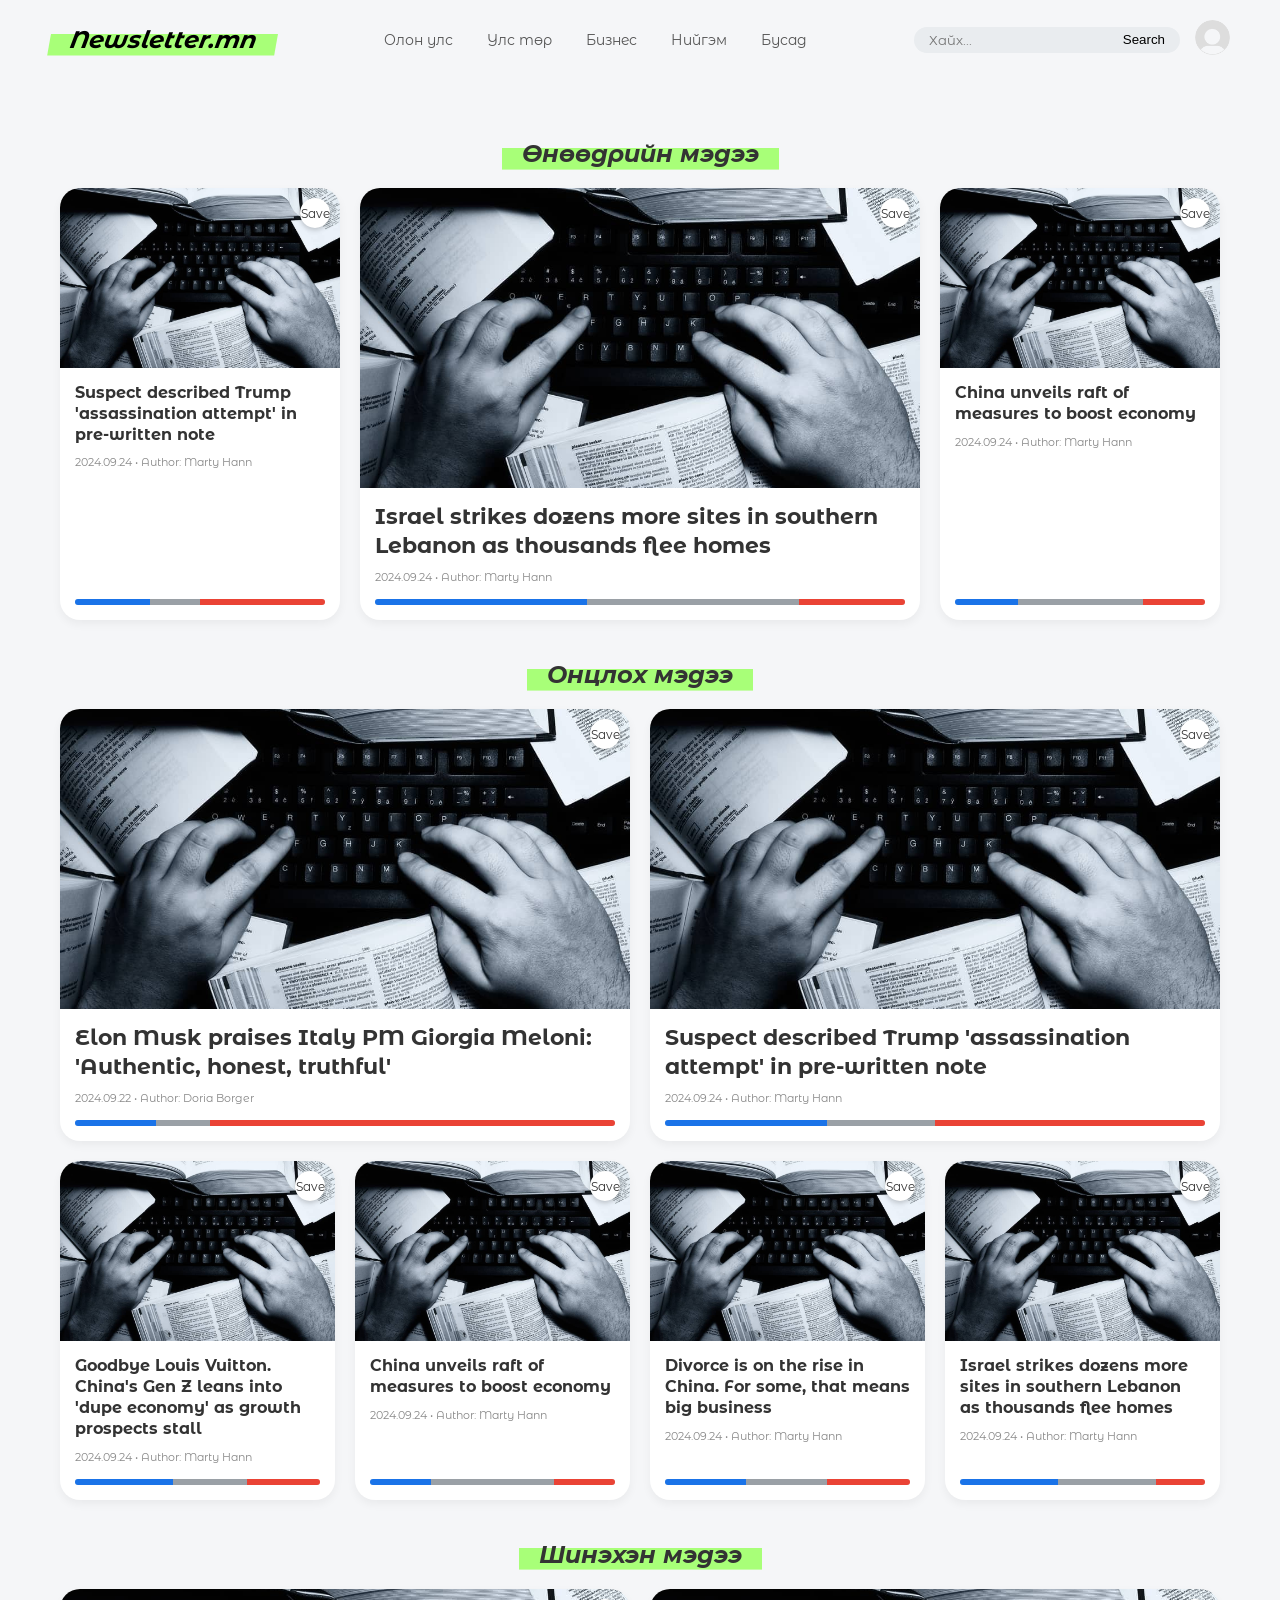
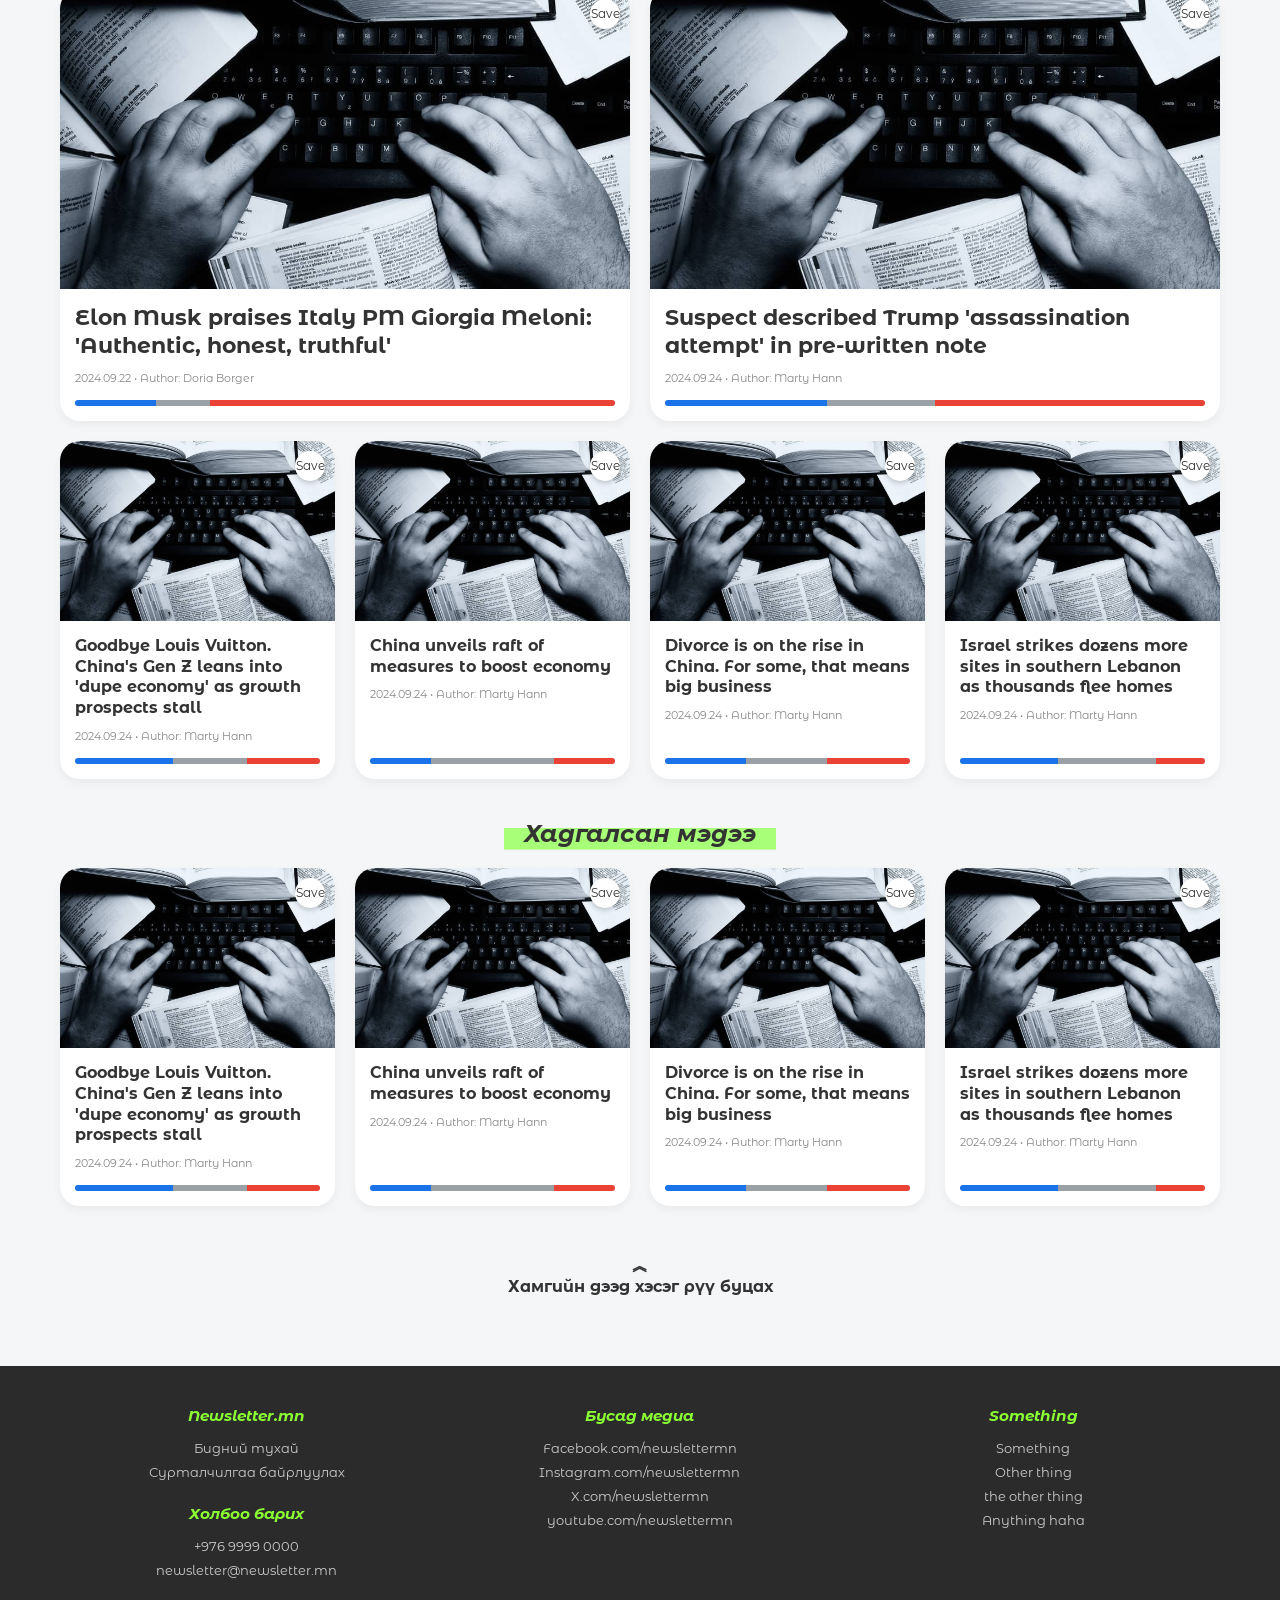
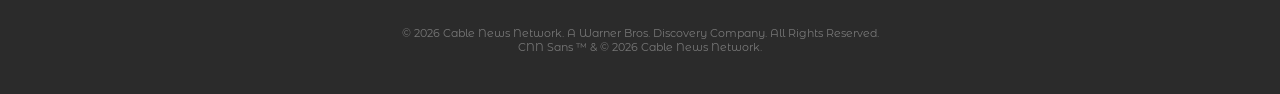
<file: main/index.html>
<!DOCTYPE html>
<html lang="mn">
<head>
    <meta charset="UTF-8">
    <meta name="viewport" content="width=device-width, initial-scale=1.0">
    <title>Newsletter.mn</title>
    <link rel="stylesheet" href="style.css">
    <link href="https://fonts.googleapis.com/css2?family=Montserrat+Alternates:ital,wght@0,400;0,600;0,700;1,700&display=swap" rel="stylesheet">
</head>


<body>
    <header>
        <a class="logo" href="../main/index.html">Newsletter.mn</a>
        <nav>
            <a href="#">Олон улс</a>
            <a href="#">Улс төр</a>
            <a href="#">Бизнес</a>
            <a href="#">Нийгэм</a>
            <a href="#">Бусад</a>
        </nav>
        <div class="header-right">
            <div class="search-bar">
                <input type="text" placeholder="Хайх...">
                <button>Search</button>
            </div>
            <div class="profile-pic">
                <img src="avatar.png" alt="Profile" onclick="window.location.href='../profile.html'">
            </div>
        </div>
    </header>

    <main>
        <!--todays News -->
        <section class="news-section">
            <h2 class="section-title"><span class="highlight">Өнөөдрийн мэдээ</span></h2>
            <div class="grid-today" id="today-news-container">
                
            </div>
        </section>

        <!--featured -->
        <section class="news-section">
            <h2 class="section-title"><span class="highlight">Онцлох мэдээ</span></h2>
            <div class="grid-featured-top" id="featured-top-container"></div>
            <div class="grid-4-cols" id="featured-bottom-container"></div>
        </section>

        <!--news News -->
        <section class="news-section">
            <h2 class="section-title"><span class="highlight">Шинэхэн мэдээ</span></h2>
            <div class="grid-featured-top" id="latest-top-container"></div>
            <div class="grid-4-cols" id="latest-bottom-container"></div>
        </section>

        <!--saved News -->
        <section class="news-section">
            <h2 class="section-title"><span class="highlight">Хадгалсан мэдээ</span></h2>
            <div class="grid-4-cols" id="saved-news-container"></div>
        </section>
        
        <div class="scroll-top" onclick="window.scrollTo({top: 0, behavior: 'smooth'});">
            <h2><span class="">︽<br>Хамгийн дээд хэсэг рүү буцах</span></h2>
        </div>
    </main>

    <footer>
        <div class="footer-columns">
            <div class="col">
                <h3>Newsletter.mn</h3>
                <p>Бидний тухай</p>
                <p>Сурталчилгаа байрлуулах</p>
                <br>
                <h3>Холбоо барих</h3>
                <p>+976 9999 0000</p>
                <p>newsletter@newsletter.mn</p>
            </div>
            <div class="col">
                <h3>Бусад медиа</h3>
                <p>Facebook.com/newslettermn</p>
                <p>Instagram.com/newslettermn</p>
                <p>X.com/newslettermn</p>
                <p>youtube.com/newslettermn</p>
            </div>
            <div class="col">
                <h3>Something</h3>
                <p>Something</p>
                <p>Other thing</p>
                <p>the other thing</p>
                <p>Anything haha</p>
            </div>
        </div>
        <div class="copyright">
            <p>© 2026 Cable News Network. A Warner Bros. Discovery Company. All Rights Reserved.</p>
            <p>CNN Sans ™ & © 2026 Cable News Network.</p>
        </div>
    </footer>

    <script src="script.js"></script>
</body>
</html>
</file>
<file: main/style.css>
/* General Setup */
* {
    box-sizing: border-box;
    margin: 0;
    padding: 0;
}

body {
    font-family: 'Montserrat Alternates', sans-serif;
    background-color: #f5f6f8;
    color: #333;
}

/* Header */
header {
    display: flex;
    justify-content: space-between;
    align-items: center;
    padding: 20px 50px;
    background-color: #f5f6f8;
}

.logo, .logo:visited, .logo:hover, .logo:active {
    text-decoration: none;
    background-image: linear-gradient(to right, #a8ff78, #a8ff78);
    background-repeat: no-repeat;
    background-size: 100% 0.9em;
    background-position: 0 80%;
    padding: 5px 20px;
    border-radius: 0px;
    font-size: 24px;
    font-style: italic;
    font-weight: 700;
    color:black;
    display: inline;
    transform: skewX(-10deg);
}

nav a {
    margin: 0 15px;
    text-decoration: none;
    color: #555;
    font-size: 14px;
}

.header-right {
    display: flex;
    align-items: center;
    gap: 15px;
}

.search-bar {
    background: #e9ecef;
    border-radius: 20px;
    padding: 5px 15px;
    display: flex;
}

.search-bar input {
    border: none;
    background: transparent;
    outline: none;
    font-family: inherit;
}

.search-bar button {
    border: none;
    background: transparent;
    cursor: pointer;
}

.profile-pic img {
    border-radius: 50%;
    width: 35px;
    height: 35px;
    object-fit: cover;
}

/* Main Content & Titles */
main {
    max-width: 1200px;
    margin: 0 auto;
    padding: 20px;
}

.section-title {
    text-align: center;
    margin: 40px 0 20px 0;
}

.highlight {

    background-image: linear-gradient(to right, #a8ff78, #a8ff78);
    background-repeat: no-repeat;
    background-size: 100% 0.9em;
    background-position: 0 80%;
    padding: 5px 20px;
    border-radius: 0px;
    font-style: italic;
    font-weight: 700;
    display: inline;
    transform: skewX(-10deg);
}

/* Grids */
.grid-today {
    display: grid;
    grid-template-columns: 1fr 2fr 1fr;
    gap: 20px;
    margin-bottom: 20px;
}

.grid-featured-top {
    display: grid;
    grid-template-columns: 1fr 1fr;
    gap: 20px;
    margin-bottom: 20px;
}

.grid-4-cols {
    display: grid;
    grid-template-columns: repeat(4, 1fr);
    gap: 20px;
    margin-bottom: 20px;
}

/* Article Cards */
.card {
    background: white;
    border-radius: 20px;
    overflow: hidden;
    box-shadow: 0 4px 10px rgba(0,0,0,0.05);
    display: flex;
    flex-direction: column;
    position: relative;
    color: inherit;
    text-decoration: none;
}

.card img {
    width: 100%;
    height: 180px;
    object-fit: cover;
}

.card.large-card img {
    height: 300px;
}

.bookmark-icon {
    position: absolute;
    top: 10px;
    right: 10px;
    background: white;
    border-radius: 50%;
    width: 30px;
    height: 30px;
    display: flex;
    align-items: center;
    justify-content: center;
    font-size: 12px;
    cursor: pointer;
    box-shadow: 0 2px 5px rgba(0,0,0,0.2);
}

.card-content {
    padding: 15px;
    flex-grow: 1;
    display: flex;
    flex-direction: column;
    justify-content: space-between;
}

.card h3 {
    font-size: 16px;
    margin-bottom: 10px;
    line-height: 1.3;
}

.card.large-card h3 {
    font-size: 22px;
}

.card-meta {
    font-size: 11px;
    color: #888;
    margin-bottom: 15px;
}

/* Coverage Bias Bar */
.bias-bar-container {
    width: 100%;
    height: 6px;
    background: #e0e0e0;
    border-radius: 3px;
    display: flex;
    overflow: hidden;
}

.bias-left { background-color: #1a73e8; }
.bias-center { background-color: #9aa0a6; }
.bias-right { background-color: #ea4335; }

/* Scroll to Top */
.scroll-top {
    text-align: center;
    margin: 50px 0;
    cursor: pointer;
}
.scroll-top h2 { font-size: 16px; }

/* Footer */
footer {
    background-color: #2b2b2b;
    color: #fff;
    padding: 40px 50px;
    font-size: 13px;
}

.footer-columns {
    display: grid;
    grid-template-columns: repeat(3, 1fr);
    max-width: 1200px;
    margin: 0 auto;
    text-align: center;
}

.footer-columns h3 {
    color: #8aff33;
    font-style: italic;
    margin-bottom: 15px;
}

.footer-columns p {
    margin-bottom: 8px;
    color: #ccc;
}

.copyright {
    text-align: center;
    margin-top: 40px;
    color: #777;
    font-size: 11px;
}
</file>
